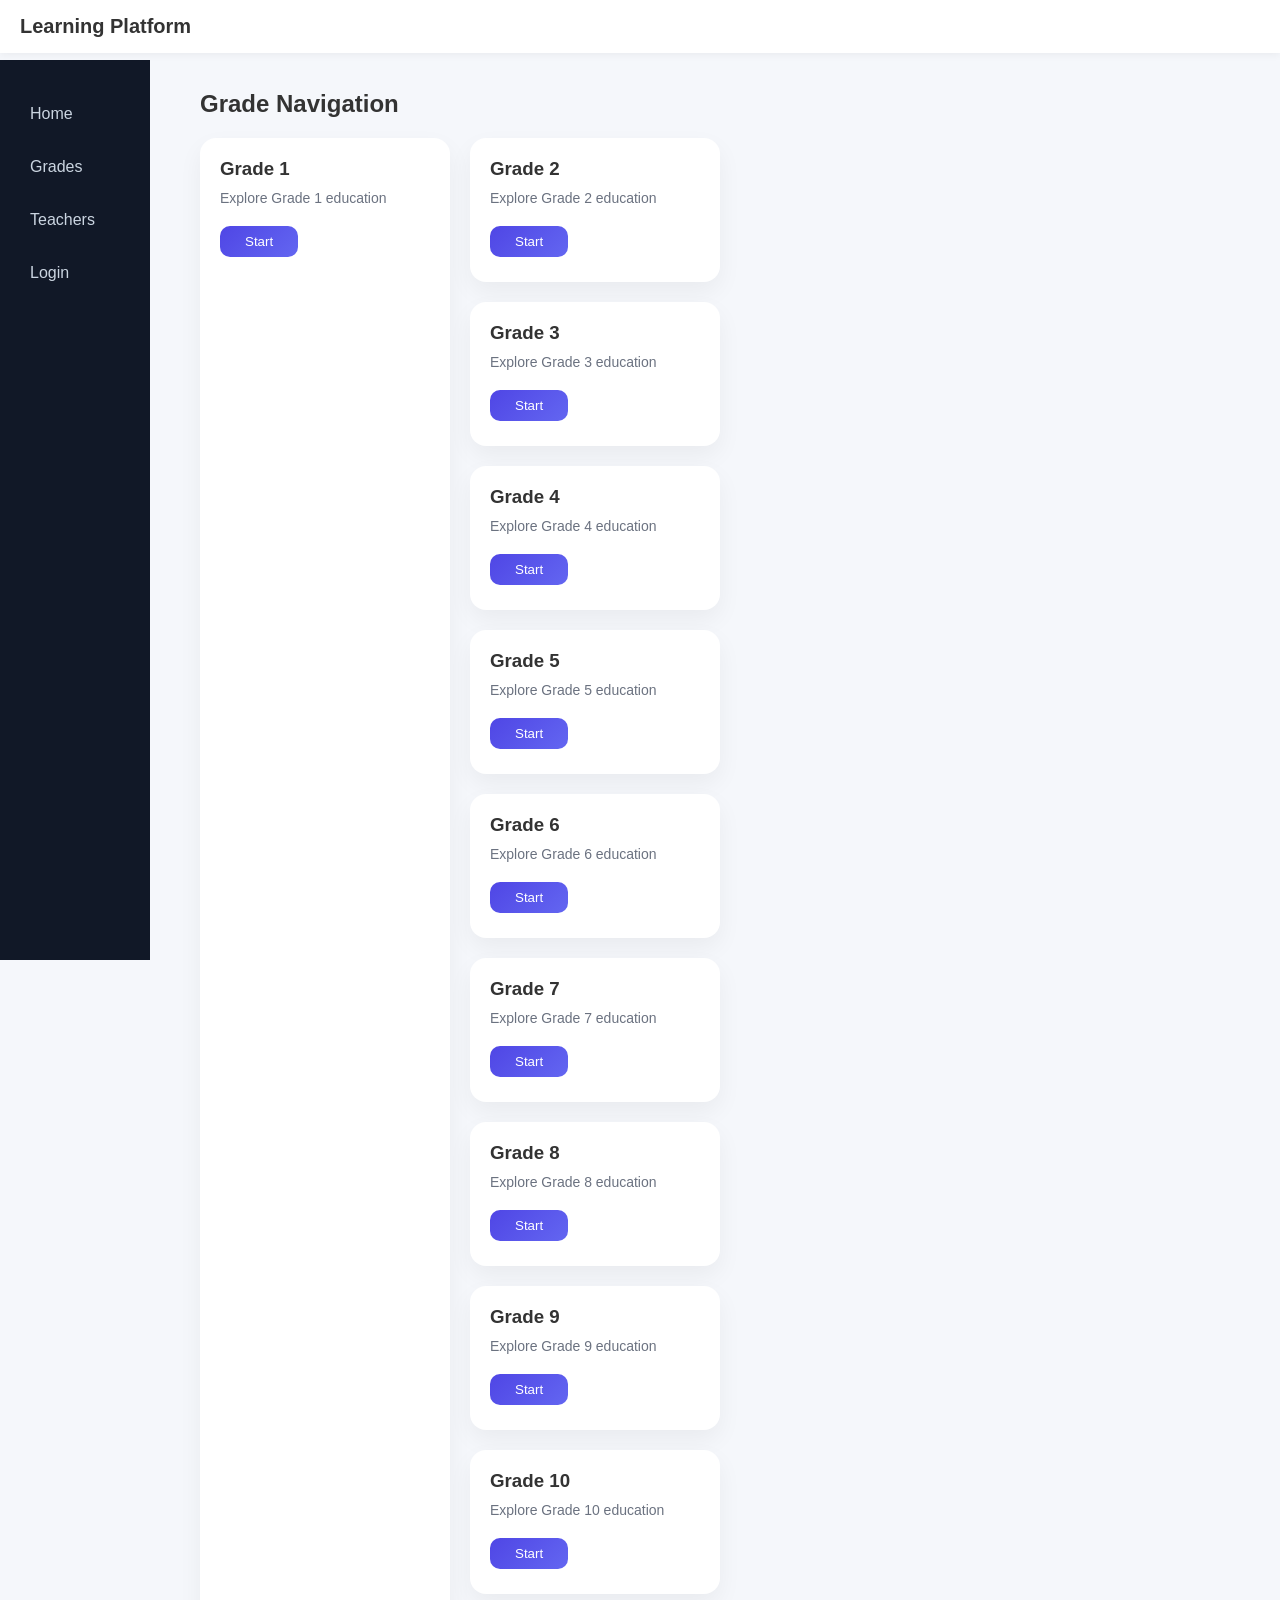
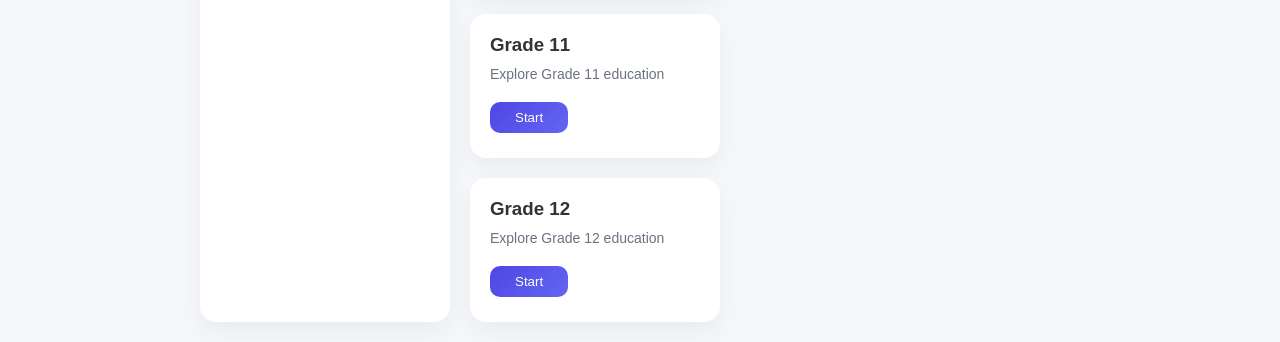
<file: grades.html>
<!DOCTYPE html>
<html lang="en">
<head>
    <link rel="stylesheet" href="src/style.css">
    <meta charset="UTF-8">
    <meta name="viewport" content="width=device-width, initial-scale=1.0">
    <title>SA Learning Platform</title>
</head>
<body>
    <div class ="heading"> Learning Platform</div>
    <!-- Sidebar -->
    <!-- <button class = "menu-btn"> Menu</button> -->
    <div class = "container">
    <div class = "sidebar" id = "sidebar"> 
        <a href = "home.html">Home</a>
        <a href = "grades.html">Grades</a>
        <a href = "teachers.html">Teachers</a>
        <a href = "index.html">Login</a>
    </div>
    <div class="main">
        <h2>Grade Navigation</h2>

        <div class = "grade-cards" id = "grade-cards"></div>
    <!-- <div class = "grade-grid">   
    <div class = "card">
        <h3>Grade 1</h3>
        <p>Explore grade 1 education</p>
        <button class= "btn">Start</button>
    </div>
    <div class = "card">
        <h3>Grade 2</h3>
        <p>Explore grade 2 education</p>
        <button class= "btn">Start</button>
    </div>
    <div class = "card">
        <h3>Grade 3</h3>
        <p>Explore grade 3 education</p>
        <button class= "btn">Start</button>
    </div>
    <div class = "card">
        <h3>Grade 4</h3>
        <p>Explore grade 4 education</p>
        <button class= "btn">Start</button>
    </div>
    <div class = "card">
        <h3>Grade 5</h3>
        <p>Explore grade 5 education</p>
        <button class= "btn">Start</button>
    </div>
    <div class = "card">
        <h3>Grade 6</h3>
        <p>Explore grade 6 education</p>
        <button class= "btn">Start</button>
    </div>
    <div class = "card">
        <h3>Grade 7</h3>
        <p>Explore grade 7 education</p>
        <button class= "btn">Start</button>
    </div>
    <div class = "card">
        <h3>Grade 8</h3>
        <p>Explore grade 8 education</p>
        <button class= "btn">Start</button>
    </div>
    <div class = "card">
        <h3>Grade 9</h3>
        <p>Explore grade 9 education</p>
        <button class= "btn">Start</button>
    </div>
<div class = "card">
        <h3>Grade 10</h3>
        <p>Explore grade 10 education</p>
        <button class= "btn">Start</button>
    </div>
<div class = "card">
        <h3>Grade 11</h3>
        <p>Explore grade 11 education</p>
        <button class= "btn">Start</button>
    </div>
<div class = "card">
        <h3>Grade 12</h3>
        <p>Explore grade 12 education</p>
        <button class= "btn">Start</button>
    </div></div></div>  -->
    

    <script src = "src/index.js"></script>
</body>


</html>
</file>
<file: src/style.css>
* {
    margin: 0;
    padding: 0;
    box-sizing: border-box;
    font-family: "Segoe UI", sans-serif;
}

body {
    display: flex;
    background: #f5f7fb;
    color: #333;
}

/* Heading */
.heading {
    /* display: block; */
    position: fixed;
    top: 0;
    left: 0;
    width: 100%;
    background: white;
    padding: 15px 20px;
    font-size: 20px;
    font-weight: 600;
    box-shadow: 0 2px 8px rgba(0,0,0,0.05);
    z-index: 1000;
}

/* Menu button */
.menu-btn {
    position: fixed;
    top: 15px;
    left: 15px;
    background: #4f46e5;
    color: white;
    border: none;
    padding: 8px 12px;
    border-radius: 8px;
    cursor: pointer;
    z-index: 1100;
    margin: 20px;
    
    /* display: inline-block; */
}

/* Layout container */
.container {
    display: flex;
    width: 100%;
    margin-top: 70px;
}

/* Sidebar */
.sidebar {
    width: 150px;
    height: 100vh;
    background: #111827;
    color: white;
    padding: 20px;
    position: fixed;
    top: 60px;
    left: 0;
}

.sidebar a {
    display: block;
    color: #cbd5e1;
    text-decoration: none;
    margin: 15px 0;
    padding: 10px;
    border-radius: 8px;
    transition: 0.3s;
}

.sidebar a:hover {
    background: #4f46e5;
    color: white;
}

/* Main content */
.main {
    margin-left: 180px;
    padding: 20px;
    width: 100%;
}

/* Title */
.main h2 {
    margin-bottom: 20px;
}

/* Grid layout */
.grade-grid {
    display: grid;
    grid-template-columns: repeat(auto-fill, minmax(220px, 1fr));
    gap: 20px;
    
}

/* Cards */
.card {
    background: white;
    padding: 20px;
    margin : 0;
    border-radius: 16px;
    box-shadow: 0 10px 25px rgba(0,0,0,0.05);
    transition: transform 0.2s ease, box-shadow 0.2s ease;
}

.card:hover {
    transform: translateY(-5px);
    box-shadow: 0 15px 30px rgba(0,0,0,0.08);
}

.card h3 {
    margin-bottom: 10px;
}

.card p {
    font-size: 14px;
    color: #6b7280;
    margin-bottom: 15px;
}

/* Button */
.btn {
    background: linear-gradient(135deg, #4f46e5, #6366f1);
    color: white;
    border: none;
    padding: 8px 25px;
    border-radius: 10px;
    cursor: pointer;
    transition: 0.3s;
    margin-top: 5px;
    margin-bottom: 5px;
}

.btn:hover {
    opacity: 0.9;
}

/* Responsive */
@media (max-width: 768px) {
    .sidebar {
        width: 180px;
    }

    .main {
        margin-left: 200px;
    }
}

@media (max-width: 600px) {
    .sidebar {
        display: none;
    }

    .main {
        margin-left: 0;
    }
}
/*Right Sidebar*/
.right-sidebar{
    width: 220px;
    height: 100vh;
    background: #111827;
    color: white;
    padding: 20px;
    position:static;
    top: 50px;
    right:0;
    display:block;
}
#calendar {
    width: 100%;
    background: white;
    border-radius: 8px;
    padding: 10px;
    margin-bottom: 20px;
}
.dashboard{
    
    display: block;
    background: white;
    padding: 20px;
    border-radius: 16px;
    box-shadow: 0 10px 25px rgba(0,0,0,0.05);
    transition: transform 0.2s ease, box-shadow 0.2s ease;
} 
/* FullCalendar overrides to match design */
#calendar {
  font-family: 'Poppins', sans-serif;
  font-size: 12px;
}

#calendar .fc-toolbar-title {
  font-size: 13px;
  font-weight: 600;
  color: var(--text-primary);
}

#calendar .fc-button {
  background: transparent;
  border: 1px solid var(--border);
  color: var(--text-secondary);
  padding: 2px 7px;
  font-size: 11px;
}

#calendar .fc-daygrid-day-number {
  font-size: 11px;
  color: var(--text-secondary);
}

#calendar .fc-day-today {
  background: var(--accent) !important;
  border-radius: 50%;
}

#calendar .fc-day-today .fc-daygrid-day-number {
  color: #fff;
  font-weight: 600;
}

#calendar .fc-col-header-cell-cushion {
  font-size: 11px;
  color: var(--text-secondary);
  font-weight: 500;
  text-transform: uppercase;
}

/* Tasks & Streak panels */
.right-sidebar > div:nth-child(3),
.right-sidebar > div:nth-child(4) {
  background: var(--main-bg);
  border-radius: var(--radius-sm);
  padding: 14px 16px;
  font-size: 14px;
  font-weight: 500;
  color: var(--text-primary);
  border: 1px solid var(--border);
}
</file>
